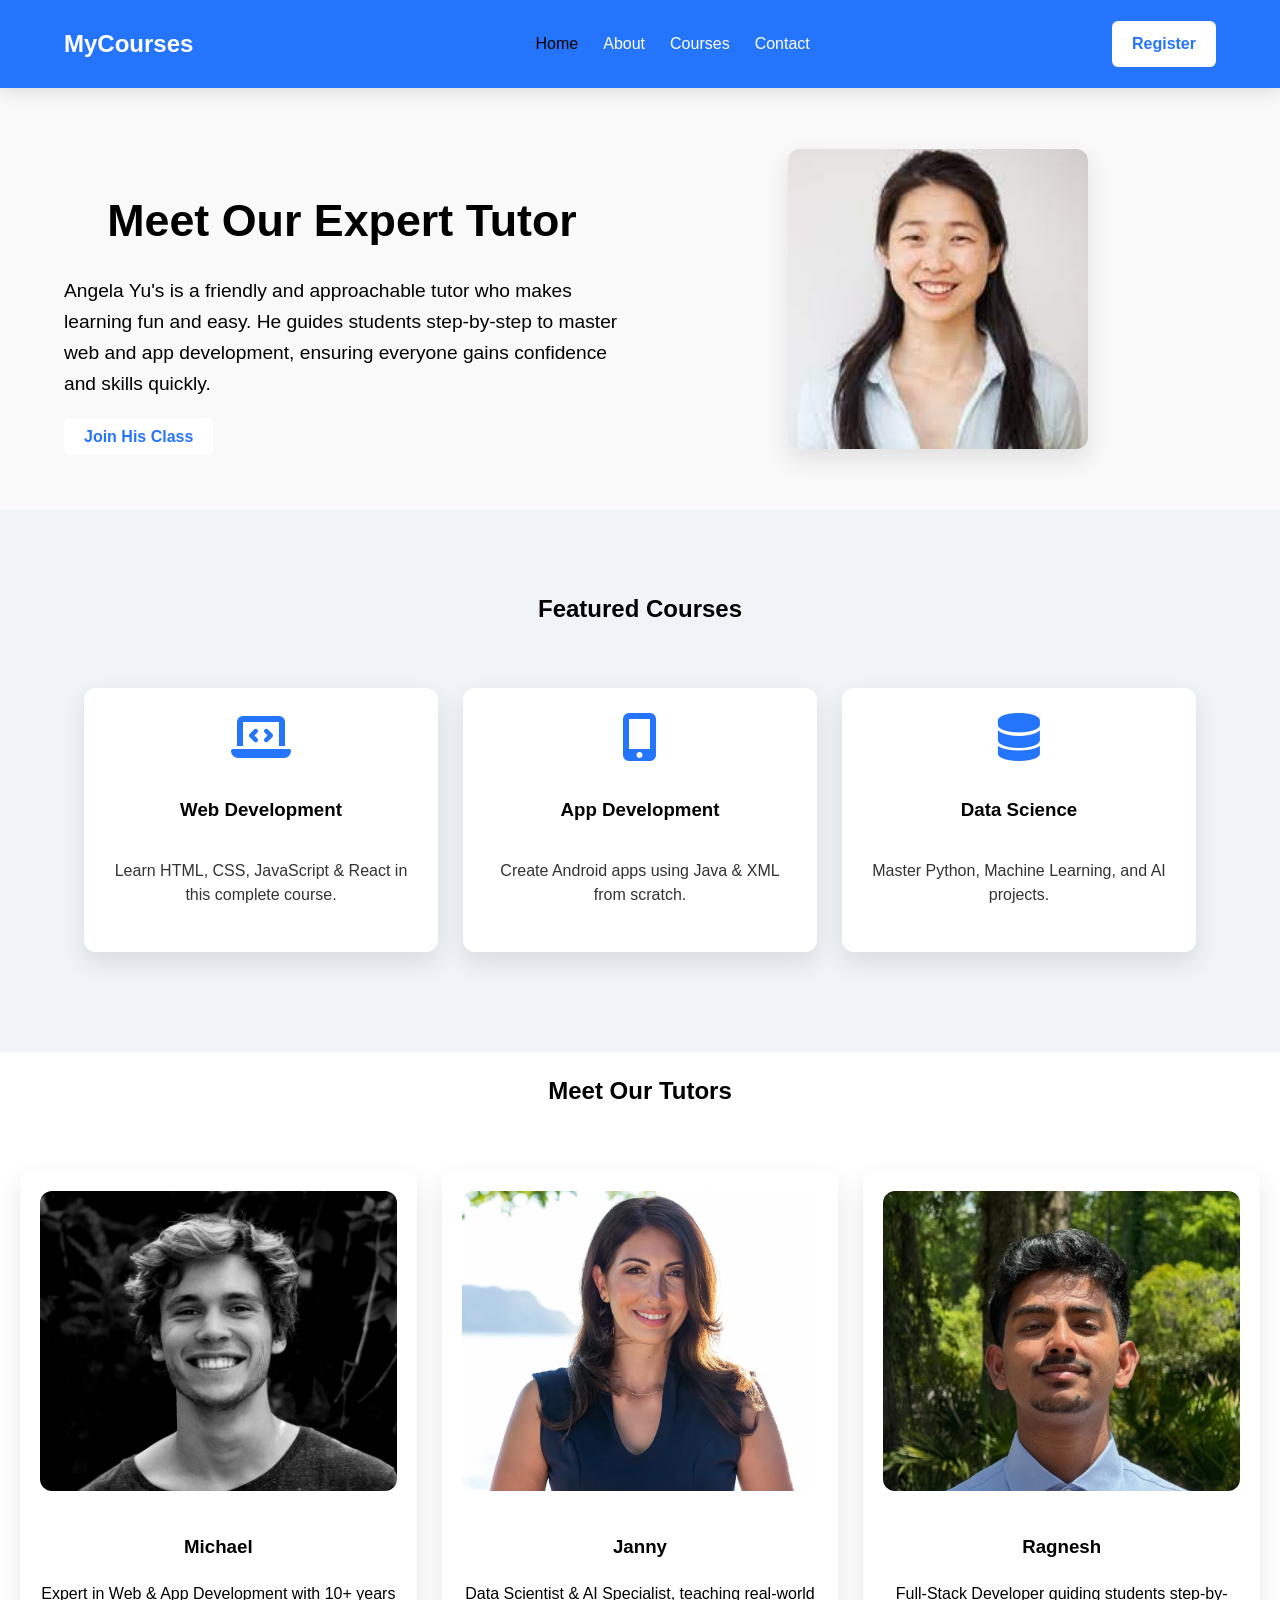
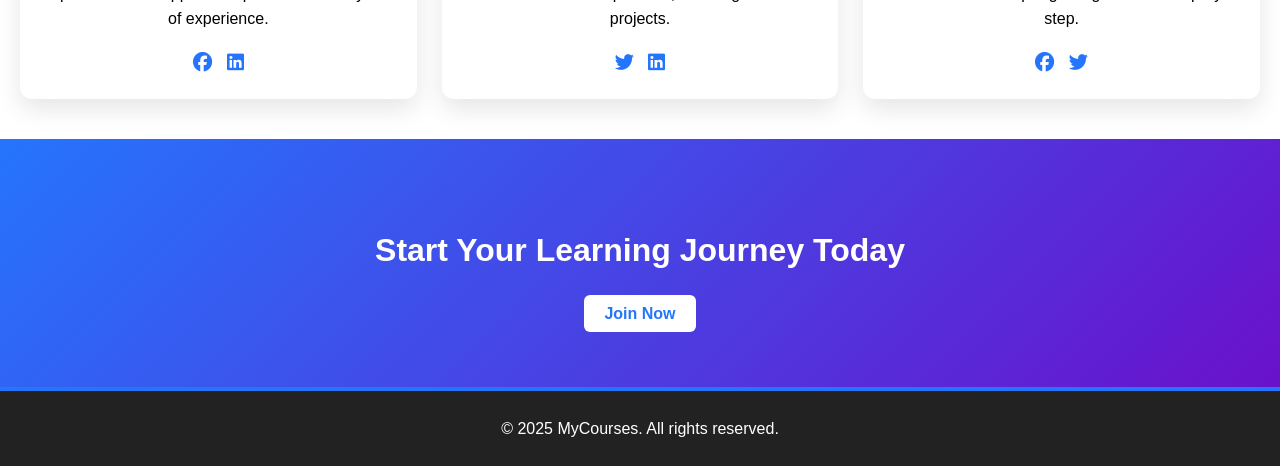
<file: index.html>
<!DOCTYPE html>
<html lang="en">

<head>
    <meta charset="UTF-8">
    <meta name="viewport" content="width=device-width, initial-scale=1.0">
    <title>MyCourses - Learn Online</title>
    <!-- Font Awesome for icons -->
    <link rel="stylesheet" href="https://cdnjs.cloudflare.com/ajax/libs/font-awesome/6.4.0/css/all.min.css">
    <link rel="stylesheet" href="style.css">
</head>

<body>
    <!-- Navbar -->
    <header>
        <nav class="navbar">
            <div class="logo">MyCourses</div>
            <ul class="nav-links" id="navLinks">
                <li><a href="index.html" class="active">Home</a></li>
                <li><a href="about.html">About</a></li>
                <li><a href="courses.html">Courses</a></li>
                <li><a href="contact.html">Contact</a></li>
            </ul>
            <a href="register.html" class="btn">Register</a>
            <div class="menu-toggle" onclick="toggleMenu()">☰</div>
        </nav>
    </header>

    <!-- Hero Tutor -->
    <section class="hero-tutor">
        <div class="hero-tutor-container">
            <!-- Text Content -->
            <div class="hero-tutor-text">
                <h1>Meet Our Expert Tutor</h1>
                <p>Angela Yu's is a friendly and approachable tutor who makes learning fun and easy. He guides students
                    step-by-step to master web and app development, ensuring everyone gains confidence and skills
                    quickly.</p>
                <a href="register.html" class="btn">Join His Class</a>
            </div>
            <!-- Tutor Image -->
            <div class="hero-tutor-image">
                <img src="images/angelayu.jpeg" alt="Tutor John Doe">
            </div>
        </div>
    </section>


    <!-- Featured Courses -->
    <section class="courses">
        <h2>Featured Courses</h2>
        <div class="course-grid">
            <div class="course-card">
                <i class="fas fa-laptop-code fa-3x"></i>
                <h3>Web Development</h3>
                <p>Learn HTML, CSS, JavaScript & React in this complete course.</p>
            </div>
            <div class="course-card">
                <i class="fas fa-mobile-alt fa-3x"></i>
                <h3>App Development</h3>
                <p>Create Android apps using Java & XML from scratch.</p>
            </div>
            <div class="course-card">
                <i class="fas fa-database fa-3x"></i>
                <h3>Data Science</h3>
                <p>Master Python, Machine Learning, and AI projects.</p>
            </div>
        </div>
    </section>

    <!-- Tutors Section -->
    <section class="tutors">
        <h2>Meet Our Tutors</h2>
        <div class="course-grid">
            <div class="tutor-card">
                <img src="images/smith.jpg" alt="Tutor 1">
                <h3>Michael</h3>
                <p>Expert in Web & App Development with 10+ years of experience.</p>
                <div class="social-icons">
                    <a href="#"><i class="fab fa-facebook"></i></a>
                    <a href="#"><i class="fab fa-linkedin"></i></a>
                </div>
            </div>
            <div class="tutor-card">
                <img src="images/jannypng.png" alt="Tutor 2">
                <h3>Janny</h3>
                <p>Data Scientist & AI Specialist, teaching real-world projects.</p>
                <div class="social-icons">
                    <a href="#"><i class="fab fa-twitter"></i></a>
                    <a href="#"><i class="fab fa-linkedin"></i></a>
                </div>
            </div>
            <div class="tutor-card">
                <img src="images/rag.jpg" alt="Tutor 3">
                <h3>Ragnesh</h3>
                <p>Full-Stack Developer guiding students step-by-step.</p>
                <div class="social-icons">
                    <a href="#"><i class="fab fa-facebook"></i></a>
                    <a href="#"><i class="fab fa-twitter"></i></a>
                </div>
            </div>
        </div>
    </section>

    <!-- Call to Action -->
    <section class="cta">
        <h2>Start Your Learning Journey Today</h2>
        <a href="courses.html" class="btn">Join Now</a>
    </section>

    <!-- Footer -->
    <footer>
        <p>© 2025 MyCourses. All rights reserved.</p>
    </footer>

    <script src="script.js"></script>
</body>

</html>
</file>
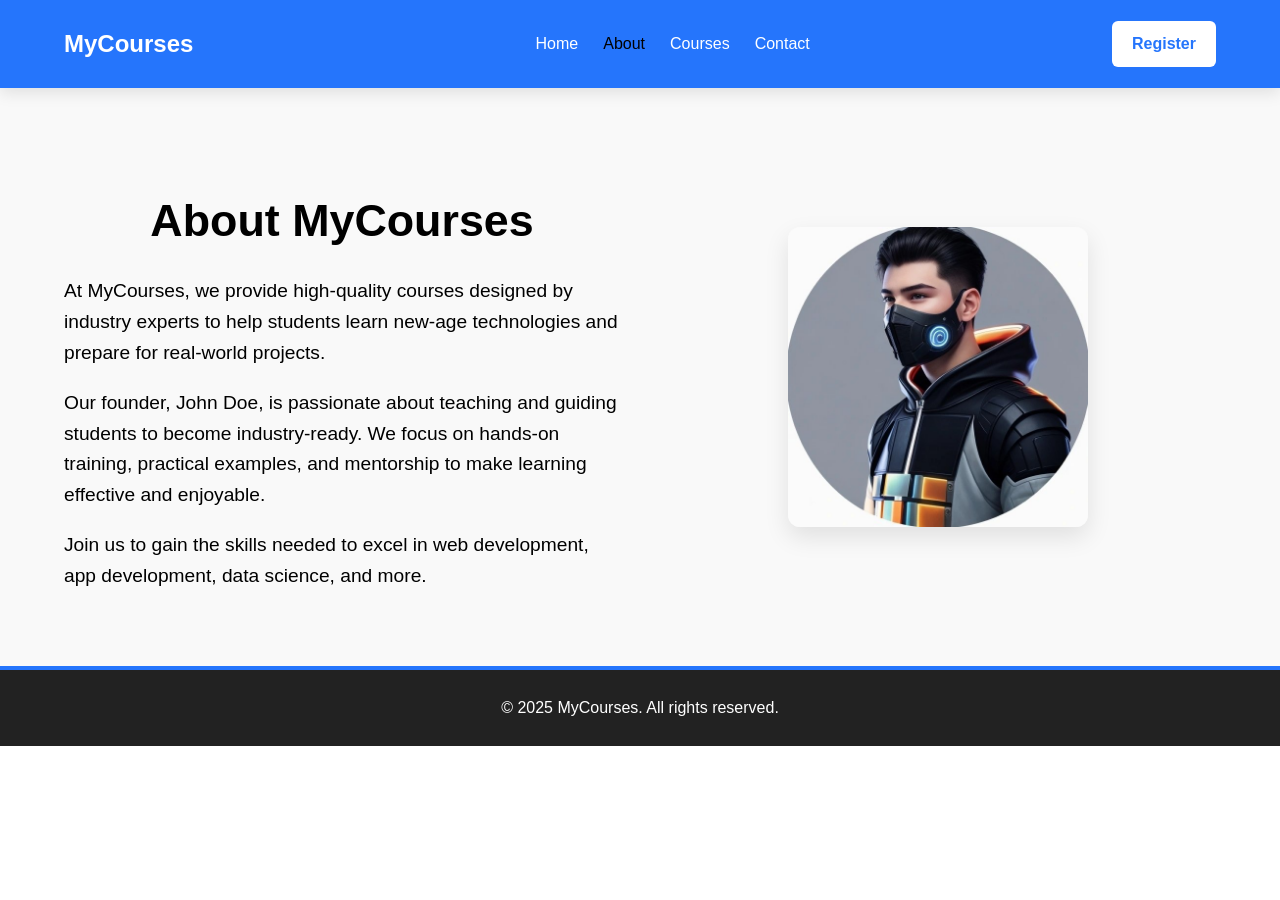
<file: about.html>
<!DOCTYPE html>
<html lang="en">

<head>
    <meta charset="UTF-8">
    <meta name="viewport" content="width=device-width, initial-scale=1.0">
    <title>About - MyCourses</title>
    <link rel="stylesheet" href="style.css">
</head>

<body>
    <!-- Navbar -->
    <header>
        <nav class="navbar">
            <div class="logo">MyCourses</div>
            <ul class="nav-links" id="navLinks">
                <li><a href="index.html">Home</a></li>
                <li><a href="about.html" class="active">About</a></li>
                <li><a href="courses.html">Courses</a></li>
                <li><a href="contact.html">Contact</a></li>
            </ul>
            <a href="register.html" class="btn">Register</a>
            <div class="menu-toggle" onclick="toggleMenu()">☰</div>
        </nav>
    </header>

    <!-- About Section -->
    <section class="about">
        <div class="about-container">
            <!-- Left Text -->
            <div class="about-text">
                <h1>About MyCourses</h1>
                <p>At MyCourses, we provide high-quality courses designed by industry experts to help students learn new-age technologies and prepare for real-world projects.</p>
                <p>Our founder, John Doe, is passionate about teaching and guiding students to become industry-ready. We focus on hands-on training, practical examples, and mentorship to make learning effective and enjoyable.</p>
                <p>Join us to gain the skills needed to excel in web development, app development, data science, and more.</p>
            </div>

            <!-- Right Image -->
            <div class="about-image">
                <img src="images/gagan.jpg" alt="Founder John Doe">
            </div>
        </div>
    </section>

    <footer>
        <p>© 2025 MyCourses. All rights reserved.</p>
    </footer>

    <script src="script.js"></script>
</body>
</html>
</file>
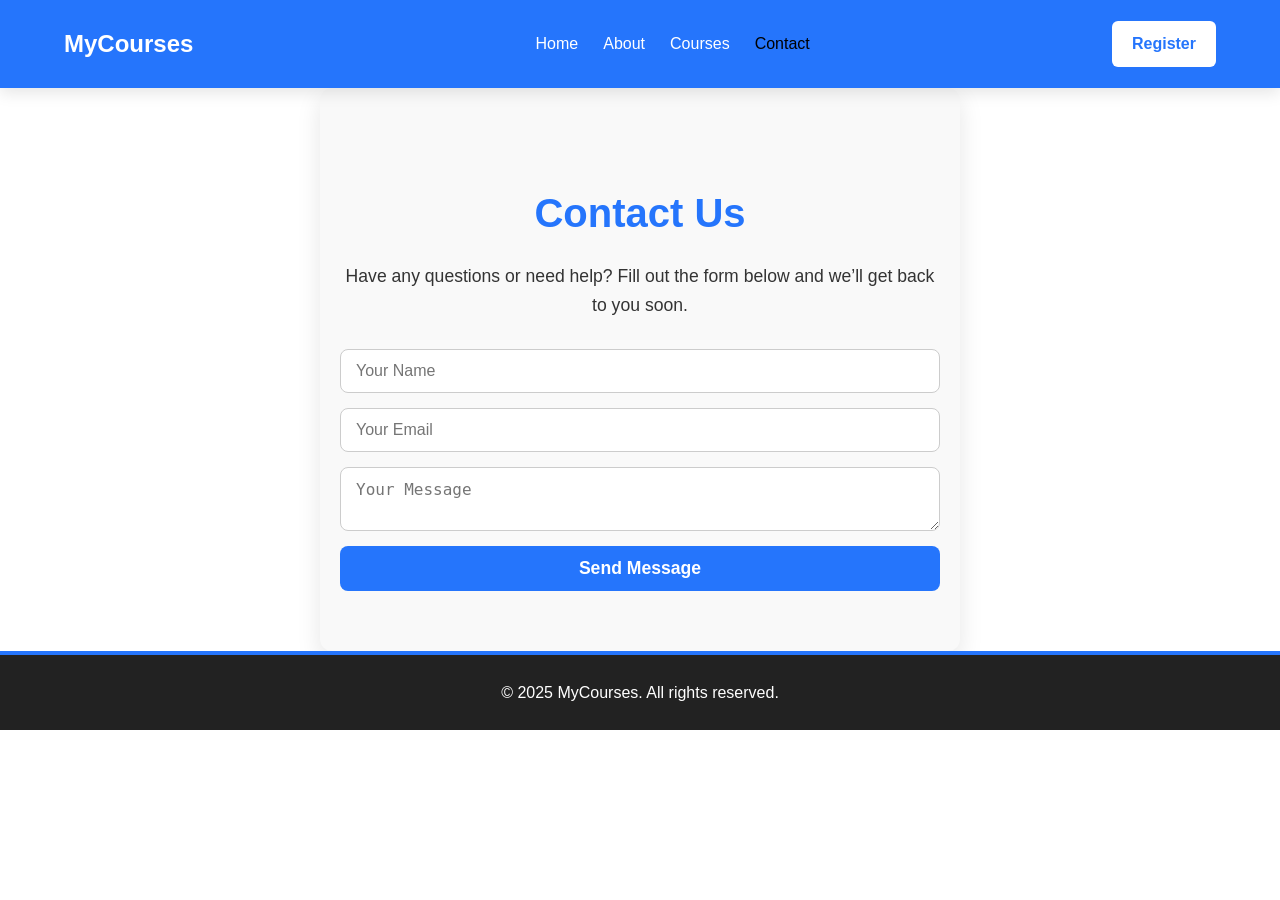
<file: contact.html>
<!DOCTYPE html>
<html lang="en">

<head>
    <meta charset="UTF-8">
    <meta name="viewport" content="width=device-width, initial-scale=1.0">
    <title>Contact - MyCourses</title>
    <link rel="stylesheet" href="style.css">
</head>

<body>
    <!-- Navbar -->
    <header>
        <nav class="navbar">
            <div class="logo">MyCourses</div>
            <ul class="nav-links" id="navLinks">
                <li><a href="index.html">Home</a></li>
                <li><a href="about.html">About</a></li>
                <li><a href="courses.html">Courses</a></li>
                <li><a href="contact.html" class="active">Contact</a></li>
            </ul>
            <a href="register.html" class="btn">Register</a>
            <div class="menu-toggle" onclick="toggleMenu()">☰</div>
        </nav>
    </header>

    <!-- Contact Section -->
    <section class="contact">
        <h1>Contact Us</h1>
        <p>Have any questions or need help? Fill out the form below and we’ll get back to you soon.</p>
        <form class="contact-form">
            <input type="text" placeholder="Your Name" required>
            <input type="email" placeholder="Your Email" required>
            <textarea placeholder="Your Message" required></textarea>
            <button type="submit" class="btn">Send Message</button>
        </form>
    </section>

    <footer>
        <p>© 2025 MyCourses. All rights reserved.</p>
    </footer>

    <script src="script.js"></script>
</body>
</html>
</file>
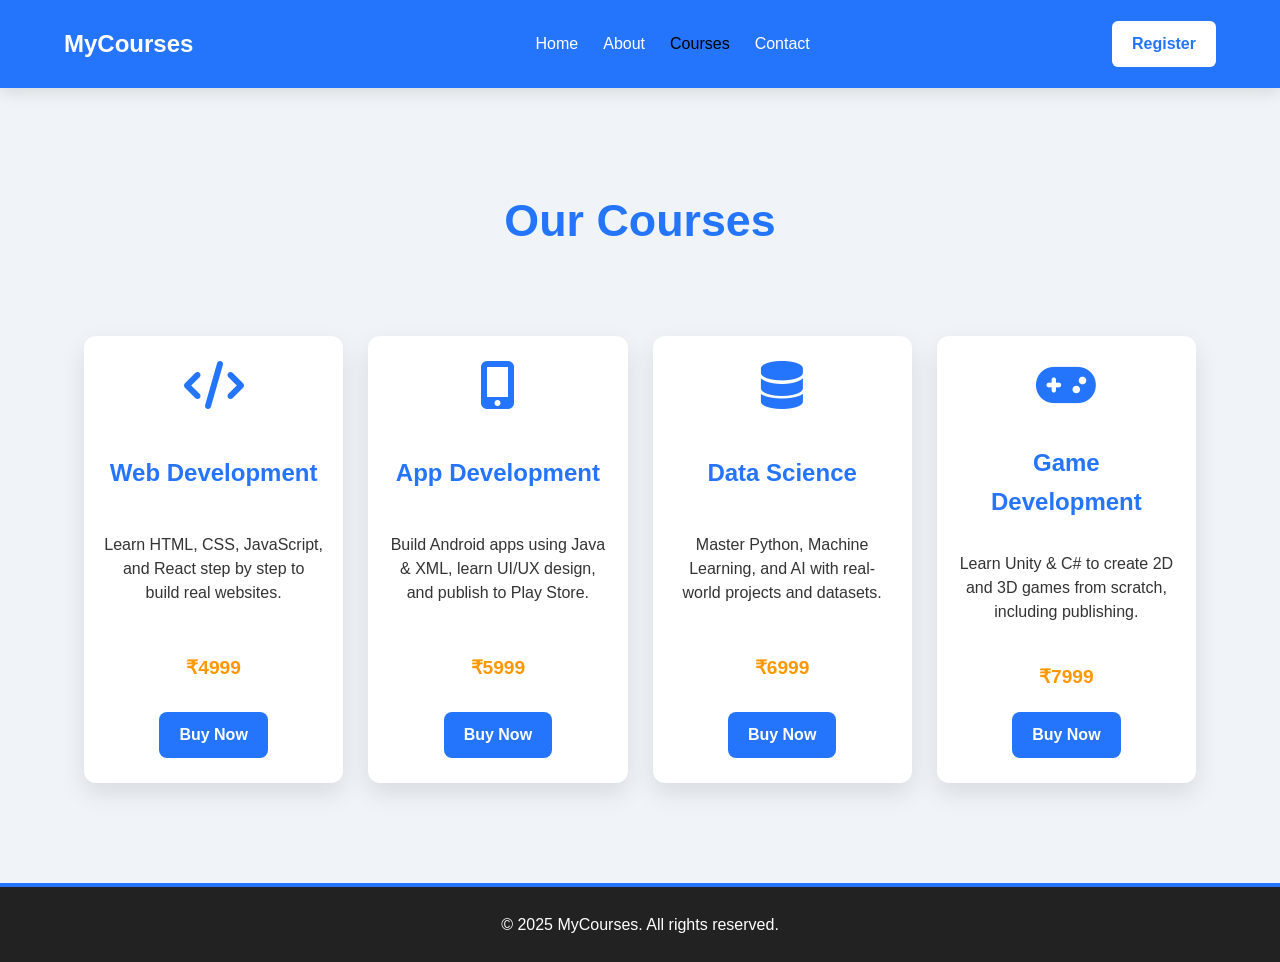
<file: courses.html>
<!DOCTYPE html>
<html lang="en">

<head>
    <meta charset="UTF-8">
    <meta name="viewport" content="width=device-width, initial-scale=1.0">
    <title>Courses - MyCourses</title>
    <link rel="stylesheet" href="style.css">
    <link rel="stylesheet" href="https://cdnjs.cloudflare.com/ajax/libs/font-awesome/6.4.0/css/all.min.css">
</head>

<body>
    <!-- Navbar -->
    <header>
        <nav class="navbar">
            <div class="logo">MyCourses</div>
            <ul class="nav-links" id="navLinks">
                <li><a href="index.html">Home</a></li>
                <li><a href="about.html">About</a></li>
                <li><a href="courses.html" class="active">Courses</a></li>
                <li><a href="contact.html">Contact</a></li>
            </ul>
            <a href="register.html" class="btn">Register</a>
            <div class="menu-toggle" onclick="toggleMenu()">☰</div>
        </nav>
    </header>

    <!-- Courses Section -->
    <section class="courses">
        <h1>Our Courses</h1>
        <div class="course-grid">
            <div class="course-card">
                <i class="fas fa-code fa-3x course-icon"></i>
                <h2>Web Development</h2>
                <p>Learn HTML, CSS, JavaScript, and React step by step to build real websites.</p>
                <p class="price">₹4999</p>
                <a href="register.html" class="btn">Buy Now</a>
            </div>
            <div class="course-card">
                <i class="fas fa-mobile-alt fa-3x course-icon"></i>
                <h2>App Development</h2>
                <p>Build Android apps using Java & XML, learn UI/UX design, and publish to Play Store.</p>
                <p class="price">₹5999</p>
                <a href="register.html" class="btn">Buy Now</a>
            </div>
            <div class="course-card">
                <i class="fas fa-database fa-3x course-icon"></i>
                <h2>Data Science</h2>
                <p>Master Python, Machine Learning, and AI with real-world projects and datasets.</p>
                <p class="price">₹6999</p>
                <a href="register.html" class="btn">Buy Now</a>
            </div>
            <div class="course-card">
                <i class="fas fa-gamepad fa-3x course-icon"></i>
                <h2>Game Development</h2>
                <p>Learn Unity & C# to create 2D and 3D games from scratch, including publishing.</p>
                <p class="price">₹7999</p>
                <a href="register.html" class="btn">Buy Now</a>
            </div>
        </div>
    </section>

    <footer>
        <p>© 2025 MyCourses. All rights reserved.</p>
    </footer>

    <script src="script.js"></script>
</body>

</html>
</file>
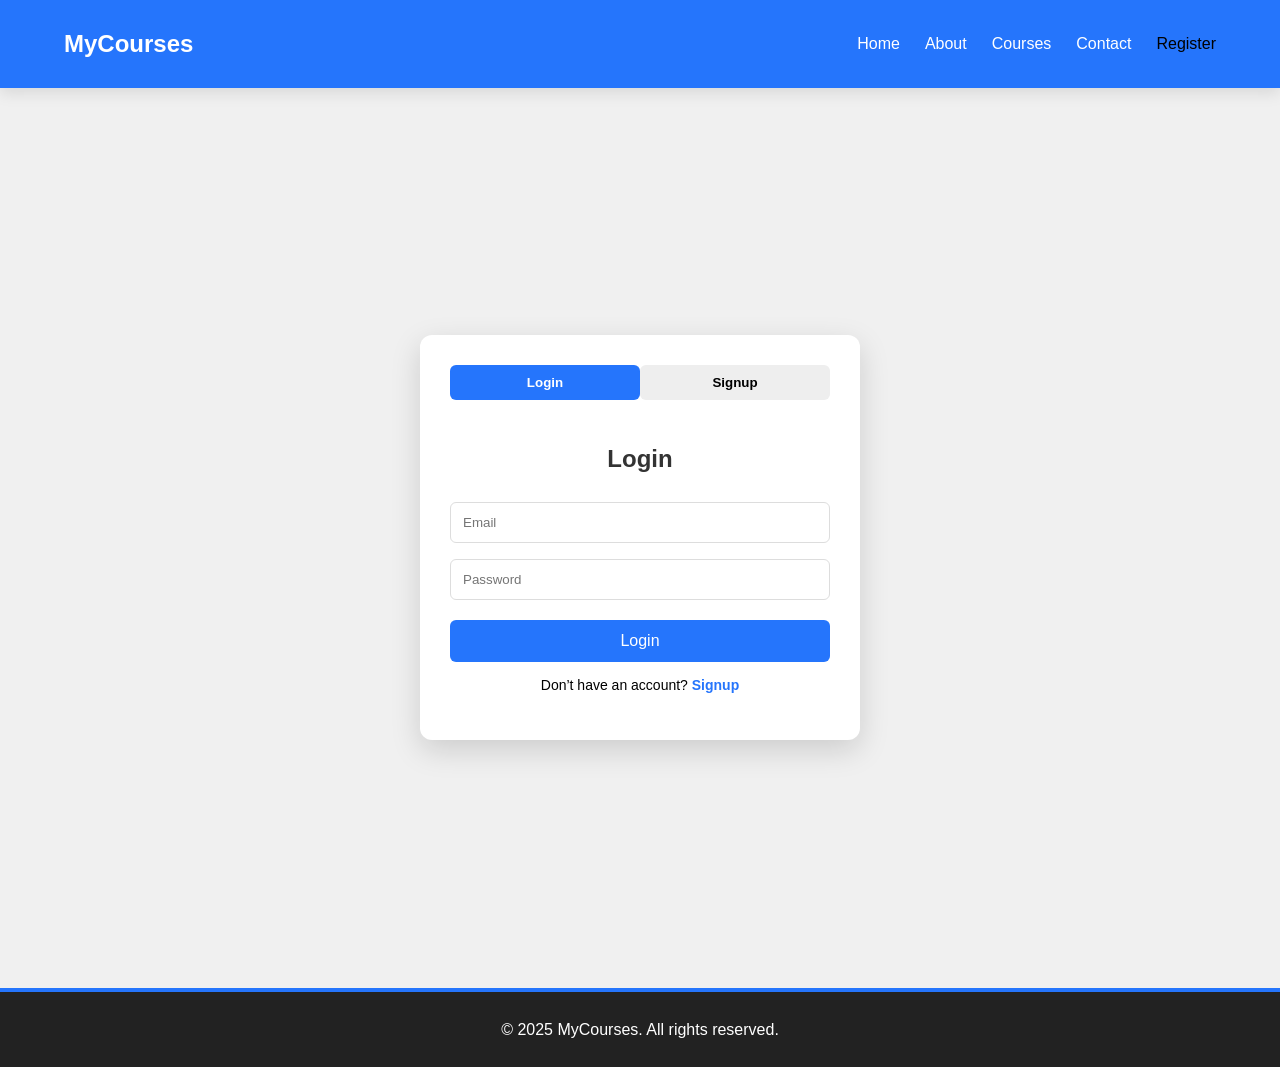
<file: register.html>
<!DOCTYPE html>
<html lang="en">
<head>
  <meta charset="UTF-8">
  <meta name="viewport" content="width=device-width, initial-scale=1.0">
  <title>Register / Login - MyCourses</title>
  <link rel="stylesheet" href="style.css">
</head>
<body>

  <!-- Navbar -->
  <nav class="navbar">
    <div class="logo">MyCourses</div>
    <ul class="nav-links" id="navLinks">
      <li><a href="index.html">Home</a></li>
      <li><a href="about.html">About</a></li>
      <li><a href="courses.html">Courses</a></li>
      <li><a href="contact.html">Contact</a></li>
      <li><a href="register.html" class="active">Register</a></li>
    </ul>
    <div class="menu-toggle" id="menuToggle">&#9776;</div>
  </nav>

  <!-- Register/Login Container -->
  <section class="hero auth-hero">
    <div class="auth-container">

      <!-- Toggle Buttons -->
      <div class="toggle-btns">
        <button id="loginBtn" class="active">Login</button>
        <button id="signupBtn">Signup</button>
      </div>

      <!-- Login Form -->
      <form id="loginForm" class="form active">
        <h2>Login</h2>
        <input type="email" placeholder="Email" required>
        <input type="password" placeholder="Password" required>
        <button type="submit">Login</button>
        <p class="switch-text">Don’t have an account? <span id="switchToSignup">Signup</span></p>
      </form>

      <!-- Signup Form -->
      <form id="signupForm" class="form">
        <h2>Signup</h2>
        <input type="text" placeholder="Full Name" required>
        <input type="email" placeholder="Email" required>
        <input type="password" placeholder="Password" required>
        <input type="password" placeholder="Confirm Password" required>
        <button type="submit">Signup</button>
        <p class="switch-text">Already have an account? <span id="switchToLogin">Login</span></p>
      </form>

    </div>
  </section>

  <!-- Footer -->
  <footer>
    <p>&copy; 2025 MyCourses. All rights reserved.</p>
  </footer>

  <!-- Scripts -->
  <script src="script.js"></script>
</body>
</html>
</file>
<file: style.css>
/* ---------------- General ---------------- */
body {
    margin: 0;
    font-family: Arial, sans-serif;
    line-height: 1.6;
}

h1,
h2,
h3 {
    text-align: center;
}

/* ---------------- Navbar ---------------- */
.navbar {
    display: flex;
    justify-content: space-between;
    align-items: center;
    padding: 15px 5%;
    background: #2575fc;
    /* Blue background */
    color: #fff;
    position: relative;
    z-index: 1000;
    box-shadow: 0 5px 15px rgba(0, 0, 0, 0.1);
}

.logo {
    font-size: 1.5rem;
    font-weight: bold;
    color: #fff;
}

.nav-links {
    list-style: none;
    display: flex;
    gap: 25px;
}

.nav-links li a {
    color: #fff;
    /* White links */
    text-decoration: none;
    font-weight: 500;
    transition: 0.3s;
}

.nav-links li a:hover,
.nav-links li a.active {
    color: #000;
    /* Black highlight on hover */
}

.btn {
    background: #fff;
    /* White button */
    color: #2575fc;
    /* Blue text */
    padding: 10px 20px;
    text-decoration: none;
    border-radius: 6px;
    font-size: 1rem;
    font-weight: bold;
    transition: 0.3s;
}

.btn:hover {
    background: #1a5fcc;
    /* Darker blue hover */
    color: #fff;
    /* White text on hover */
}

/* Responsive Navbar */
.menu-toggle {
    display: none;
    font-size: 2rem;
    cursor: pointer;
    color: #fff;
}

@media (max-width: 768px) {
    .nav-links {
        display: none;
        flex-direction: column;
        background: #fff;
        /* Mobile menu background white */
        position: absolute;
        top: 60px;
        right: 0;
        width: 200px;
        border-radius: 0 0 10px 10px;
        box-shadow: 0 5px 15px rgba(0, 0, 0, 0.1);
    }

    .nav-links.show {
        display: flex;
    }

    .nav-links li a {
        color: #2575fc;
        /* Blue links for mobile menu */
        padding: 10px;
        text-align: center;
        width: 100%;
        display: block;
    }

    .nav-links li a:hover,
    .nav-links li a.active {
        color: #000;
        background: #f0f4f8;
    }

    .menu-toggle {
        display: block;
    }

    .logo {
        font-size: 1.2rem;
        font-weight: bold;
        color: #fff;
    }

    .btn {
        background: #fff;
        /* White button */
        color: #2575fc;
        /* Blue text */
        padding: 10px 20px;
        text-decoration: none;
        border-radius: 6px;
        font-size: .9rem;
        font-weight: bold;
        transition: 0.3s;
    }
}

/* ---------------- Footer ---------------- */
footer {
    text-align: center;
    padding: 25px 20px;
    background: #222;
    /* Dark background */
    color: #fff;
    border-top: 4px solid #2575fc;
    /* Blue accent */
}

footer p {
    margin: 0;
    font-size: 1rem;
}

footer a {
    color: #2575fc;
    text-decoration: none;
    transition: 0.3s;
}

footer a:hover {
    color: #ff9800;
}

/* ---------------- Mobile Footer ---------------- */
@media (max-width: 768px) {
    footer {
        padding: 20px 10px;
        font-size: 0.95rem;
    }
}


/* ---------------- Featured Courses / Tutors ---------------- */
.course-grid {
    display: grid;
    grid-template-columns: repeat(auto-fit, minmax(250px, 1fr));
    gap: 20px;
    padding: 40px 20px;
}

.course-card,
.tutor-card {
    padding: 20px;
    border-radius: 12px;
    text-align: center;
    background: #fff;
    box-shadow: 0 10px 25px rgba(0, 0, 0, 0.1);
    transition: transform 0.3s, box-shadow 0.3s;
}

.course-card:hover,
.tutor-card:hover {
    transform: translateY(-10px);
    box-shadow: 0 15px 30px rgba(0, 0, 0, 0.2);
}

.course-card i {
    color: #2575fc;
    margin-bottom: 15px;
}

/* Adjust Tutor Images */
.tutor-card img {
    width: 100%;
    /* Full width of card */
    height: auto;
    /* Maintain aspect ratio */
    border-radius: 12px;
    margin-bottom: 15px;
    object-fit: cover;
    /* Cover card width nicely */
    max-height: 300px;
    /* Optional: limit very tall images */
}

/* Social Icons */
.tutor-card .social-icons {
    margin-top: 10px;
}

.tutor-card .social-icons a {
    color: #2575fc;
    margin: 0 5px;
    font-size: 1.2rem;
    transition: color 0.3s;
}

.tutor-card .social-icons a:hover {
    color: #ff9800;
}

/* Responsive for Mobile */
@media (max-width: 768px) {
    .course-grid {
        grid-template-columns: 1fr;
    }

    .tutor-card img {
        max-height: none;
        /* Allow image to scale naturally */
    }
}


/* ---------------- Hero Tutor Section ---------------- */
.hero-tutor {
    padding: 60px 5%;
    background: #f9f9f9;
}

.hero-tutor-container {
    display: flex;
    align-items: center;
    justify-content: space-between;
    gap: 40px;
    max-width: 1200px;
    margin: auto;
}

.hero-tutor-text {
    flex: 1;
}

.hero-tutor-text h1 {
    font-size: 2.8rem;
    margin-bottom: 20px;
}

.hero-tutor-text p {
    font-size: 1.2rem;
    line-height: 1.6;
    margin-bottom: 25px;
}

.hero-tutor-image {
    flex: 1;
    display: flex;
    justify-content: center;
}

.hero-tutor-image img {
    width: 300px;
    height: 300px;
    object-fit: cover;
    border-radius: 12px;
    box-shadow: 0 10px 25px rgba(0, 0, 0, 0.1);
    transition: transform 0.3s;
}

.hero-tutor-image img:hover {
    transform: scale(1.05);
}

/* Responsive for Mobile */
@media (max-width: 768px) {
    .hero-tutor-container {
        flex-direction: column;
        text-align: center;
    }

    .hero-tutor-image img {
        width: 250px;
        height: 250px;
        margin-bottom: 20px;
    }

    .hero-tutor-text h1 {
        font-size: 2rem;
    }

    .hero-tutor-text p {
        font-size: 1rem;
    }
}


/* ---------------- Call to Action ---------------- */
.cta {
    text-align: center;
    padding: 60px 20px;
    background: linear-gradient(135deg, #2575fc, #6a11cb);
    color: #fff;
}

.cta h2 {
    margin-bottom: 25px;
    font-size: 2rem;
}

/* ---------------- Responsive ---------------- */
@media (max-width: 768px) {
    .course-grid {
        grid-template-columns: 1fr;
    }

    .hero-content h1 {
        font-size: 2rem;
    }

    .hero-content p {
        font-size: 1rem;
    }
}



/* ---------------- Courses ---------------- */
.courses {
    padding: 60px 5%;
    background: #f0f4f8;
    text-align: center;
}

.courses h1 {
    font-size: 2.8rem;
    margin-bottom: 40px;
    color: #2575fc;
}

.course-grid {
    display: grid;
    grid-template-columns: repeat(auto-fit, minmax(250px, 1fr));
    gap: 25px;
}

.course-card {
    background: #fff;
    padding: 25px 20px;
    border-radius: 12px;
    box-shadow: 0 10px 25px rgba(0, 0, 0, 0.1);
    transition: transform 0.3s, box-shadow 0.3s;
    display: flex;
    flex-direction: column;
    justify-content: space-between;
}

.course-card h2 {
    color: #2575fc;
    margin-bottom: 15px;
}

.course-card p {
    color: #333;
    margin-bottom: 20px;
    font-size: 1rem;
    line-height: 1.5;
}

.course-card .price {
    font-size: 1.2rem;
    font-weight: bold;
    color: #ff9800;
    margin-bottom: 20px;
}

.course-card .btn {
    align-self: center;
    padding: 10px 20px;
    border-radius: 8px;
    background: #2575fc;
    color: #fff;
    text-decoration: none;
    font-weight: bold;
    transition: background 0.3s, transform 0.3s;
}

.course-card .btn:hover {
    background: #1a5fcc;
    transform: translateY(-2px);
}

.course-card:hover {
    transform: translateY(-10px);
    box-shadow: 0 15px 30px rgba(0, 0, 0, 0.2);
}

/* ---------------- Responsive ---------------- */
@media (max-width: 768px) {
    .course-card {
        padding: 20px 15px;
    }

    .courses h1 {
        font-size: 2rem;
    }

    .course-card p,
    .course-card .price {
        font-size: 0.95rem;
    }
}

/* --------------------- Icon code ---------------------*/

.course-card .course-icon {
    color: #2575fc;
    margin-bottom: 15px;
}

/* Optional hover effect on icon */
.course-card:hover .course-icon {
    color: #ff9800;
    transform: scale(1.2);
    transition: all 0.3s ease;
}


/* ---------------- Contact Section ---------------- */
.contact {
    padding: 60px 20px;
    max-width: 600px;
    margin: auto;
    text-align: center;
    background: #f9f9f9;
    border-radius: 12px;
    box-shadow: 0 10px 25px rgba(0, 0, 0, 0.1);
}

.contact h1 {
    font-size: 2.5rem;
    margin-bottom: 15px;
    color: #2575fc;
}

.contact p {
    font-size: 1.1rem;
    margin-bottom: 30px;
    color: #333;
}

.contact-form {
    display: flex;
    flex-direction: column;
    gap: 15px;
}

.contact-form input,
.contact-form textarea {
    padding: 12px 15px;
    border-radius: 8px;
    border: 1px solid #ccc;
    font-size: 1rem;
    resize: vertical;
    transition: all 0.3s;
}

.contact-form input:focus,
.contact-form textarea:focus {
    border-color: #2575fc;
    box-shadow: 0 0 10px rgba(37, 117, 252, 0.2);
    outline: none;
}

.contact-form button {
    padding: 12px 20px;
    background: #2575fc;
    color: #fff;
    border: none;
    border-radius: 8px;
    font-size: 1.1rem;
    cursor: pointer;
    transition: background 0.3s, transform 0.3s;
}

.contact-form button:hover {
    background: #1a5fcc;
    transform: translateY(-2px);
}

/* ---------------- Responsive ---------------- */
@media (max-width: 768px) {
    .contact {
        padding: 40px 15px;
    }

    .contact h1 {
        font-size: 2rem;
    }

    .contact p {
        font-size: 1rem;
    }
}


/* ---------------- Auth Page Styles ---------------- */
.auth-hero {
    height: auto;
    min-height: 100vh;
    display: flex;
    align-items: center;
    justify-content: center;
    background: #f0f0f0;
}

.auth-container {
    background: #fff;
    padding: 30px;
    border-radius: 12px;
    box-shadow: 0 10px 30px rgba(0, 0, 0, 0.15);
    width: 100%;
    max-width: 380px;
    animation: fadeIn 1s ease;
}

/* Toggle buttons */
.toggle-btns {
    display: flex;
    justify-content: space-around;
    margin-bottom: 20px;
}

.toggle-btns button {
    flex: 1;
    padding: 10px;
    border: none;
    outline: none;
    background: #eee;
    cursor: pointer;
    font-weight: 600;
    transition: 0.3s;
    border-radius: 6px;
}

.toggle-btns button.active {
    background: #2575fc;
    color: #fff;
}

/* Forms */
.form {
    display: none;
    flex-direction: column;
}

.form.active {
    display: flex;
}

.form h2 {
    text-align: center;
    margin-bottom: 15px;
    color: #333;
}

.form input {
    padding: 12px;
    margin: 8px 0;
    border: 1px solid #ddd;
    border-radius: 6px;
    outline: none;
    transition: 0.3s;
}

.form input:focus {
    border-color: #2575fc;
    box-shadow: 0 0 8px rgba(37, 117, 252, 0.3);
}

.form button {
    margin-top: 12px;
    padding: 12px;
    background: #2575fc;
    color: white;
    border: none;
    border-radius: 6px;
    cursor: pointer;
    font-size: 16px;
    transition: background 0.3s;
}

.form button:hover {
    background: #1b5edc;
}

/* Switch text */
.switch-text {
    text-align: center;
    margin-top: 12px;
    font-size: 14px;
}

.switch-text span {
    color: #2575fc;
    cursor: pointer;
    font-weight: bold;
}

/* ---------------- Animations ---------------- */
@keyframes fadeIn {
    from {
        opacity: 0;
        transform: translateY(-20px);
    }

    to {
        opacity: 1;
        transform: translateY(0);
    }
}



/* ---------------- About Section ---------------- */
.about {
    padding: 60px 5%;
    background: #f9f9f9;
}

.about-container {
    display: flex;
    align-items: center;
    justify-content: space-between;
    gap: 40px;
    max-width: 1200px;
    margin: auto;
}

.about-text {
    flex: 1;
}

.about-text h1 {
    font-size: 2.8rem;
    margin-bottom: 20px;
}

.about-text p {
    font-size: 1.2rem;
    line-height: 1.6;
    margin-bottom: 15px;
}

.about-image {
    flex: 1;
    display: flex;
    justify-content: center;
}

.about-image img {
    width: 300px;
    height: 300px;
    object-fit: cover;
    border-radius: 12px;
    box-shadow: 0 10px 25px rgba(0, 0, 0, 0.1);
    transition: transform 0.3s;
}

.about-image img:hover {
    transform: scale(1.05);
}

/* ---------------- Mobile Responsive ---------------- */
@media (max-width: 768px) {
    .about-container {
        flex-direction: column;
        /* Image on top, text below */
        text-align: center;
    }

    .about-image {
        order: -1;
        /* Ensure image appears first */
        margin-bottom: 20px;
    }

    .about-image img {
        width: 250px;
        height: 250px;
    }

    .about-text h1 {
        font-size: 2rem;
    }

    .about-text p {
        font-size: 1rem;
    }
}
</file>
